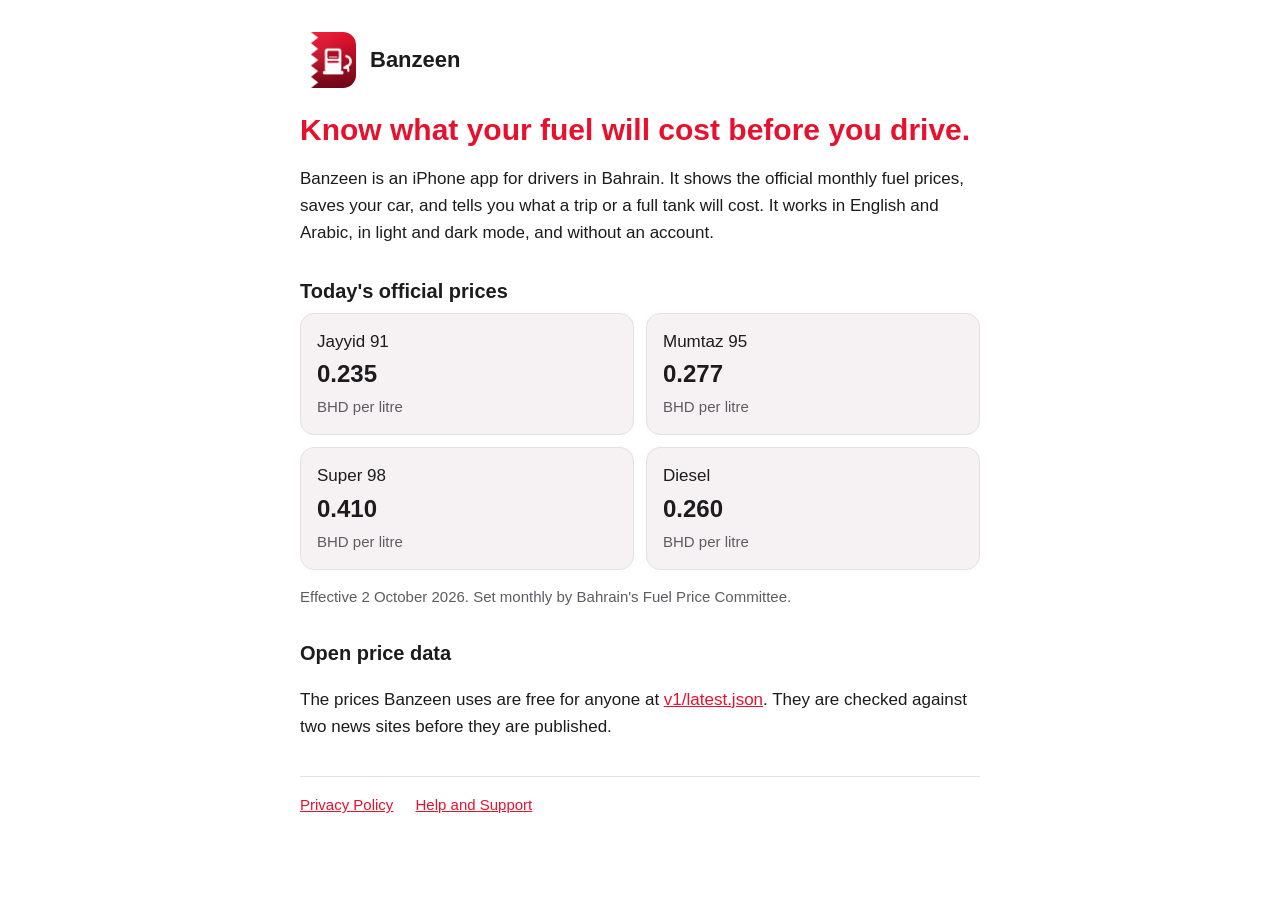
<file: index.html>
<!DOCTYPE html>
<html lang="en">
<head>
  <meta charset="UTF-8">
  <meta name="viewport" content="width=device-width, initial-scale=1">
  <title>Banzeen: Fuel Cost Planner for Bahrain</title>
  <meta name="description" content="Banzeen shows Bahrain's official fuel prices and tells you what a trip or a full tank will cost for your car.">
  <link rel="icon" href="icon.png">
  <link rel="stylesheet" href="style.css">
</head>
<body>
<main>
  <header>
    <img src="icon.png" alt="Banzeen app icon">
    <a href="./">Banzeen</a>
  </header>

  <h1>Know what your fuel will cost before you drive.</h1>
  <p>Banzeen is an iPhone app for drivers in Bahrain. It shows the official monthly fuel
  prices, saves your car, and tells you what a trip or a full tank will cost.
  It works in English and Arabic, in light and dark mode, and without an account.</p>

  <h2>Today's official prices</h2>
  <div class="prices" id="prices">
    <div class="price">Jayyid 91<b>0.235</b><span class="muted">BHD per litre</span></div>
    <div class="price">Mumtaz 95<b>0.277</b><span class="muted">BHD per litre</span></div>
    <div class="price">Super 98<b>0.410</b><span class="muted">BHD per litre</span></div>
    <div class="price">Diesel<b>0.260</b><span class="muted">BHD per litre</span></div>
  </div>
  <p class="muted" id="effective">Effective 2 October 2026. Set monthly by Bahrain's Fuel Price Committee.</p>

  <h2>Open price data</h2>
  <p>The prices Banzeen uses are free for anyone at
  <a href="v1/latest.json">v1/latest.json</a>. They are checked against two news
  sites before they are published.</p>

  <nav>
    <a href="privacy-policy.html">Privacy Policy</a>
    <a href="support.html">Help and Support</a>
  </nav>
</main>
<script>
  // Show the live prices from the feed when the page loads.
  fetch("v1/latest.json", { cache: "no-store" })
    .then(function (r) { return r.json(); })
    .then(function (feed) {
      var names = { jayyid91: "Jayyid 91", mumtaz95: "Mumtaz 95", super98: "Super 98", diesel: "Diesel" };
      var box = document.getElementById("prices");
      box.innerHTML = "";
      feed.prices.forEach(function (p) {
        var div = document.createElement("div");
        div.className = "price";
        div.textContent = names[p.fuelType] || p.fuelType;
        var b = document.createElement("b");
        b.textContent = p.pricePerLiter.toFixed(3);
        var s = document.createElement("span");
        s.className = "muted";
        s.textContent = "BHD per litre";
        div.appendChild(b);
        div.appendChild(s);
        box.appendChild(div);
      });
      var d = new Date(feed.effectiveDate + "T00:00:00");
      var when = d.toLocaleDateString("en-GB", { day: "numeric", month: "long", year: "numeric" });
      document.getElementById("effective").textContent =
        "Effective " + when + ". Set monthly by Bahrain's Fuel Price Committee.";
    })
    .catch(function () { /* keep the prices written above */ });
</script>
</body>
</html>
</file>
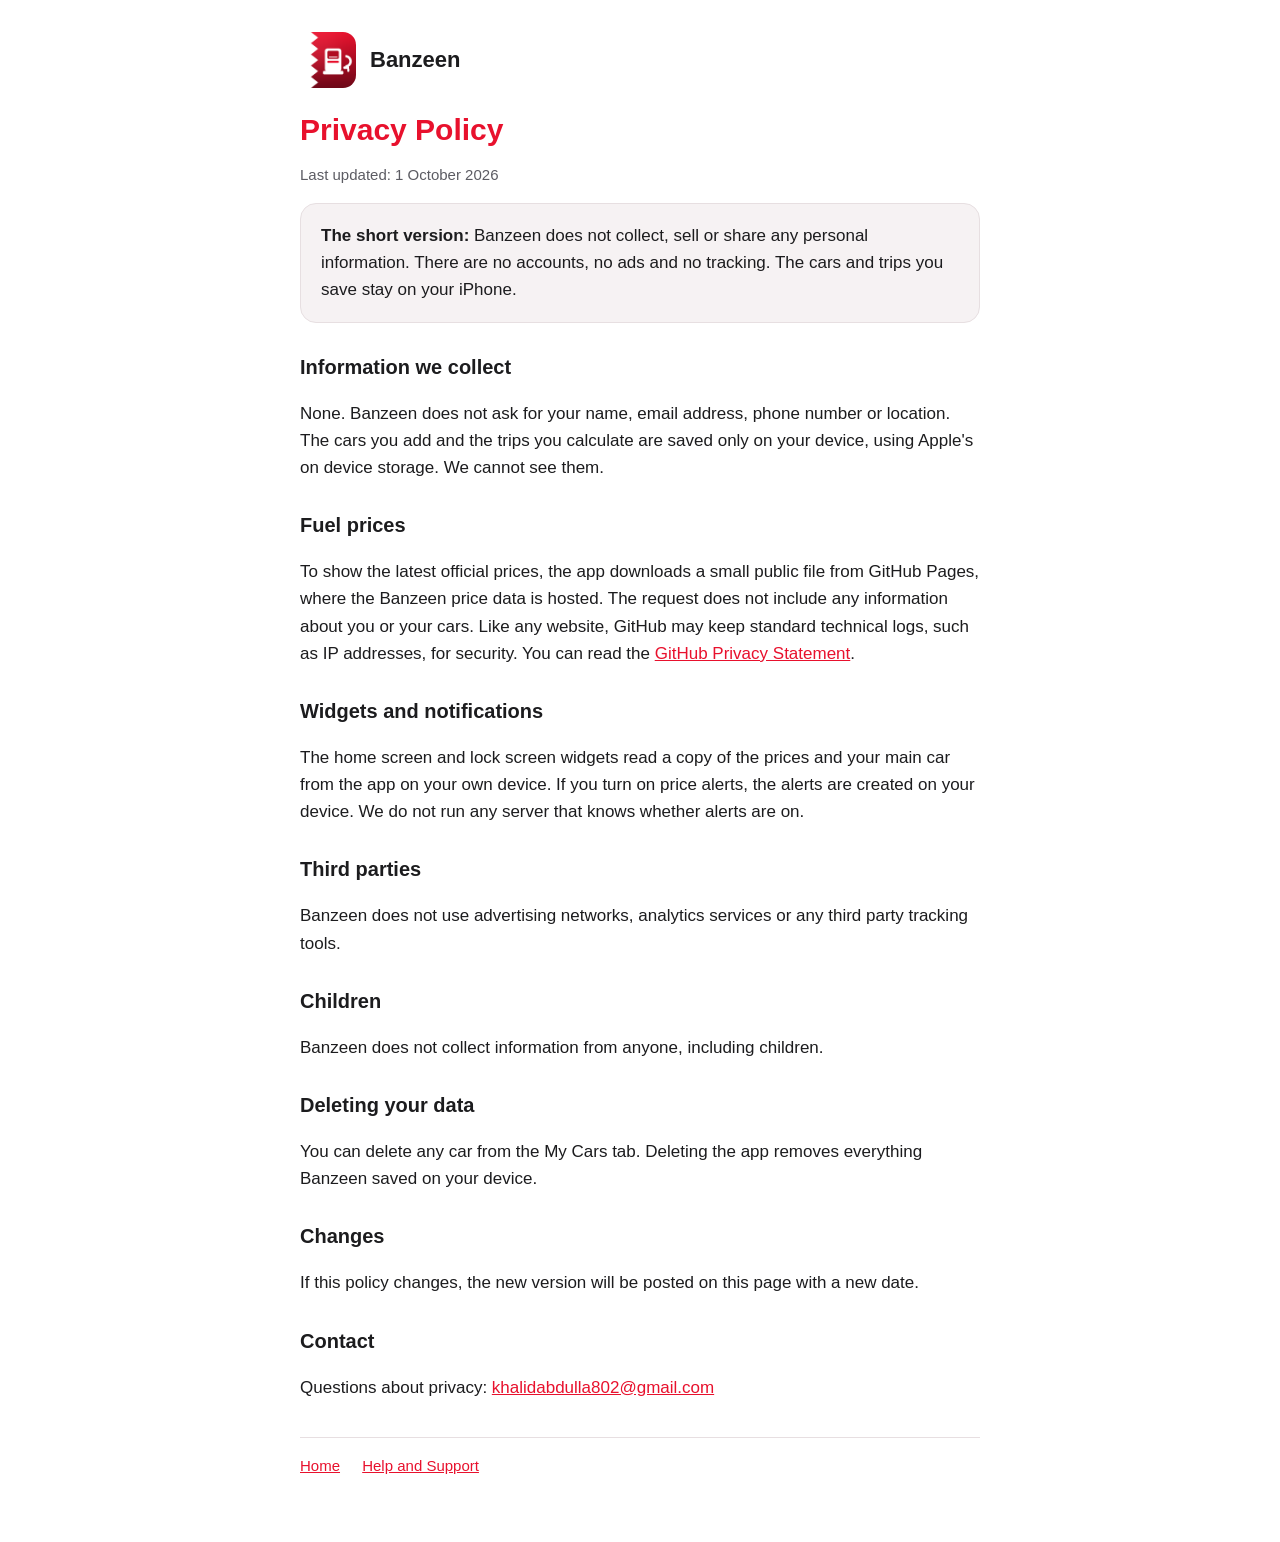
<file: privacy-policy.html>
<!DOCTYPE html>
<html lang="en">
<head>
  <meta charset="UTF-8">
  <meta name="viewport" content="width=device-width, initial-scale=1">
  <title>Banzeen Privacy Policy</title>
  <link rel="icon" href="icon.png">
  <link rel="stylesheet" href="style.css">
</head>
<body>
<main>
  <header>
    <img src="icon.png" alt="Banzeen app icon">
    <a href="./">Banzeen</a>
  </header>

  <h1>Privacy Policy</h1>
  <p class="muted">Last updated: 1 October 2026</p>

  <div class="card">
    <strong>The short version:</strong> Banzeen does not collect, sell or share any
    personal information. There are no accounts, no ads and no tracking. The cars and
    trips you save stay on your iPhone.
  </div>

  <h2>Information we collect</h2>
  <p>None. Banzeen does not ask for your name, email address, phone number or location.
  The cars you add and the trips you calculate are saved only on your device, using
  Apple's on device storage. We cannot see them.</p>

  <h2>Fuel prices</h2>
  <p>To show the latest official prices, the app downloads a small public file from
  GitHub Pages, where the Banzeen price data is hosted. The request does not include any
  information about you or your cars. Like any website, GitHub may keep standard technical
  logs, such as IP addresses, for security. You can read the
  <a href="https://docs.github.com/en/site-policy/privacy-policies/github-general-privacy-statement">GitHub Privacy Statement</a>.</p>

  <h2>Widgets and notifications</h2>
  <p>The home screen and lock screen widgets read a copy of the prices and your main car
  from the app on your own device. If you turn on price alerts, the alerts are created on
  your device. We do not run any server that knows whether alerts are on.</p>

  <h2>Third parties</h2>
  <p>Banzeen does not use advertising networks, analytics services or any third party
  tracking tools.</p>

  <h2>Children</h2>
  <p>Banzeen does not collect information from anyone, including children.</p>

  <h2>Deleting your data</h2>
  <p>You can delete any car from the My Cars tab. Deleting the app removes everything
  Banzeen saved on your device.</p>

  <h2>Changes</h2>
  <p>If this policy changes, the new version will be posted on this page with a new date.</p>

  <h2>Contact</h2>
  <p>Questions about privacy: <a href="mailto:khalidabdulla802@gmail.com">khalidabdulla802@gmail.com</a></p>

  <nav>
    <a href="./">Home</a>
    <a href="support.html">Help and Support</a>
  </nav>
</main>
</body>
</html>
</file>
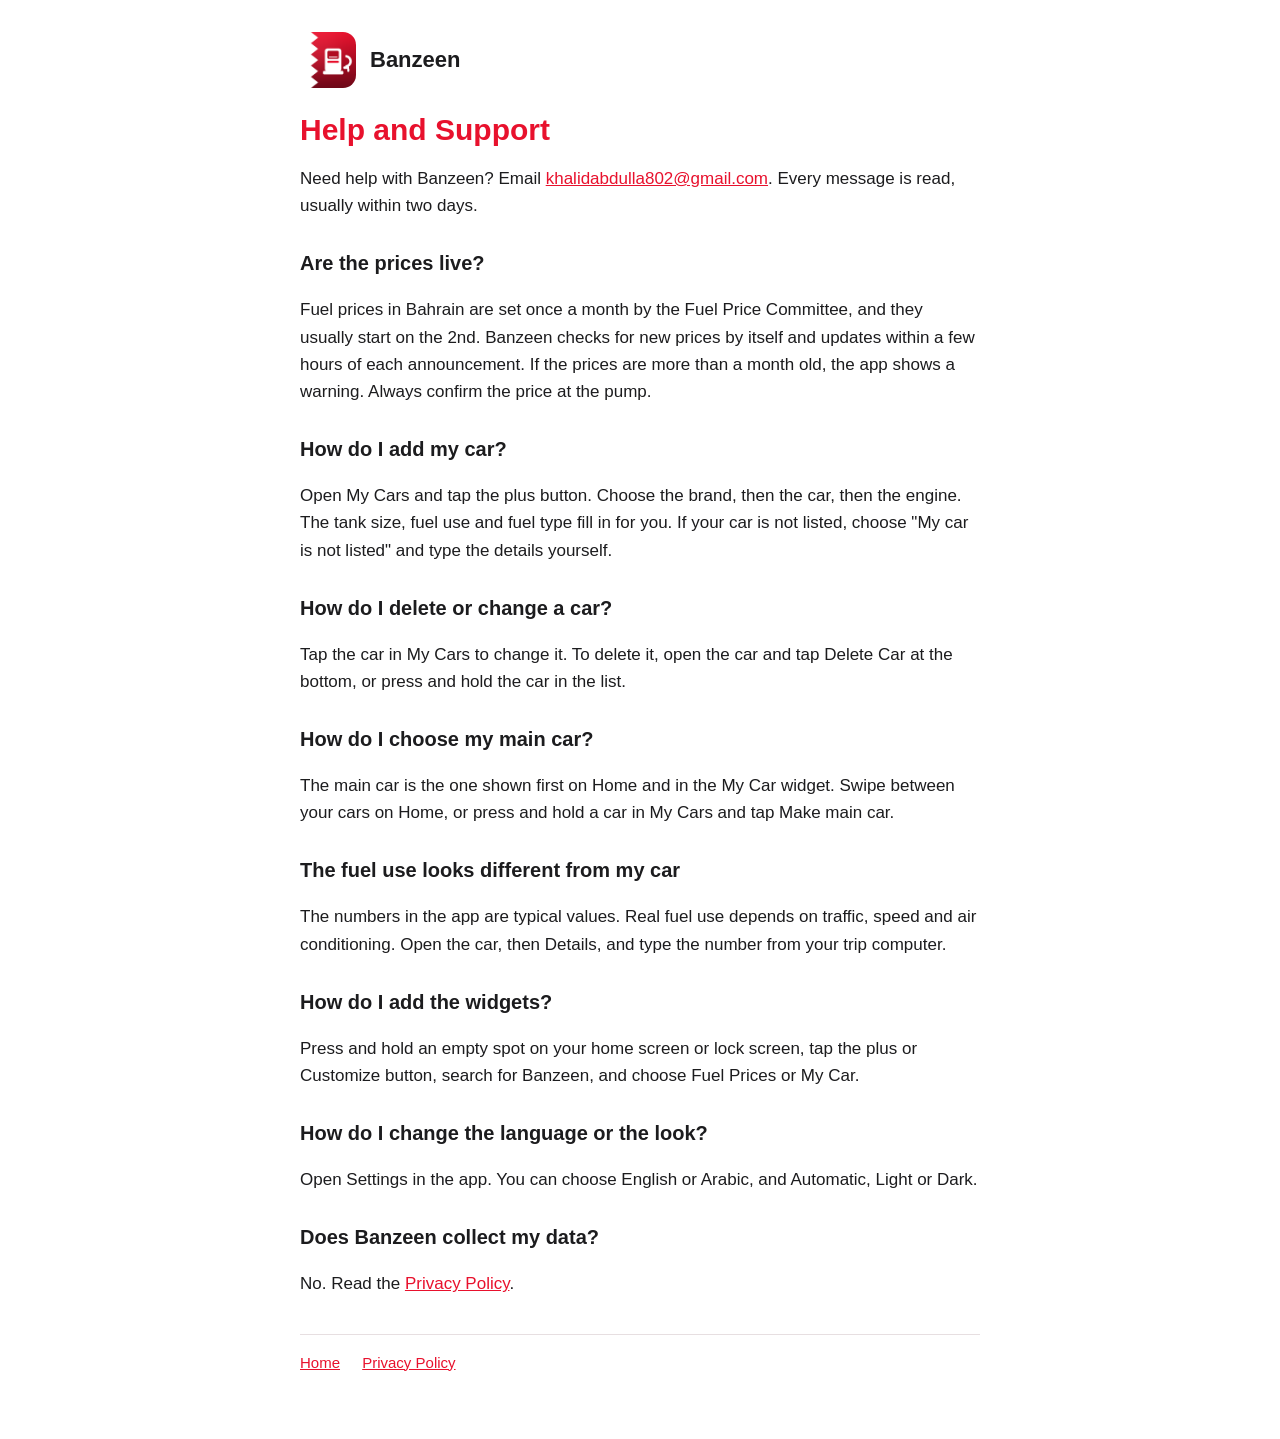
<file: support.html>
<!DOCTYPE html>
<html lang="en">
<head>
  <meta charset="UTF-8">
  <meta name="viewport" content="width=device-width, initial-scale=1">
  <title>Banzeen Help and Support</title>
  <link rel="icon" href="icon.png">
  <link rel="stylesheet" href="style.css">
</head>
<body>
<main>
  <header>
    <img src="icon.png" alt="Banzeen app icon">
    <a href="./">Banzeen</a>
  </header>

  <h1>Help and Support</h1>
  <p>Need help with Banzeen? Email
  <a href="mailto:khalidabdulla802@gmail.com">khalidabdulla802@gmail.com</a>.
  Every message is read, usually within two days.</p>

  <h2>Are the prices live?</h2>
  <p>Fuel prices in Bahrain are set once a month by the Fuel Price Committee, and they
  usually start on the 2nd. Banzeen checks for new prices by itself and updates within a
  few hours of each announcement. If the prices are more than a month old, the app shows
  a warning. Always confirm the price at the pump.</p>

  <h2>How do I add my car?</h2>
  <p>Open My Cars and tap the plus button. Choose the brand, then the car, then the engine.
  The tank size, fuel use and fuel type fill in for you. If your car is not listed, choose
  "My car is not listed" and type the details yourself.</p>

  <h2>How do I delete or change a car?</h2>
  <p>Tap the car in My Cars to change it. To delete it, open the car and tap Delete Car at the
  bottom, or press and hold the car in the list.</p>

  <h2>How do I choose my main car?</h2>
  <p>The main car is the one shown first on Home and in the My Car widget. Swipe between
  your cars on Home, or press and hold a car in My Cars and tap Make main car.</p>

  <h2>The fuel use looks different from my car</h2>
  <p>The numbers in the app are typical values. Real fuel use depends on traffic, speed and
  air conditioning. Open the car, then Details, and type the number from your trip computer.</p>

  <h2>How do I add the widgets?</h2>
  <p>Press and hold an empty spot on your home screen or lock screen, tap the plus or
  Customize button, search for Banzeen, and choose Fuel Prices or My Car.</p>

  <h2>How do I change the language or the look?</h2>
  <p>Open Settings in the app. You can choose English or Arabic, and Automatic, Light or Dark.</p>

  <h2>Does Banzeen collect my data?</h2>
  <p>No. Read the <a href="privacy-policy.html">Privacy Policy</a>.</p>

  <nav>
    <a href="./">Home</a>
    <a href="privacy-policy.html">Privacy Policy</a>
  </nav>
</main>
</body>
</html>
</file>
<file: style.css>
:root {
  --red: #e8112d;
  --red-dark: #9a0c20;
  --bg: #ffffff;
  --text: #1c1c1e;
  --muted: #5c5c63;
  --card: #f6f2f3;
  --line: #e7dfe1;
}
@media (prefers-color-scheme: dark) {
  :root {
    --bg: #140a0c;
    --text: #f5f5f7;
    --muted: #b3aaac;
    --card: #221417;
    --line: #3a2a2d;
  }
}
* { box-sizing: border-box; }
body {
  margin: 0;
  background: var(--bg);
  color: var(--text);
  font: 17px/1.6 -apple-system, BlinkMacSystemFont, "Segoe UI", Roboto, "Noto Sans Arabic", sans-serif;
}
main { max-width: 720px; margin: 0 auto; padding: 32px 20px 64px; }
header { display: flex; align-items: center; gap: 14px; margin-bottom: 8px; }
header img { width: 56px; height: 56px; border-radius: 13px; }
header a { color: inherit; text-decoration: none; font-weight: 700; font-size: 22px; }
h1 { color: var(--red); font-size: 30px; line-height: 1.2; margin: 24px 0 8px; }
h2 { font-size: 20px; margin: 28px 0 6px; }
p, li { color: var(--text); }
.muted { color: var(--muted); font-size: 15px; }
a { color: var(--red); }
.card { background: var(--card); border: 1px solid var(--line); border-radius: 16px; padding: 18px 20px; margin: 16px 0; }
.prices { display: grid; grid-template-columns: repeat(2, minmax(0, 1fr)); gap: 12px; }
.price { background: var(--card); border: 1px solid var(--line); border-radius: 14px; padding: 14px 16px; }
.price b { display: block; font-size: 24px; }
nav { margin-top: 36px; padding-top: 16px; border-top: 1px solid var(--line); font-size: 15px; }
nav a { margin-right: 18px; }
</file>
